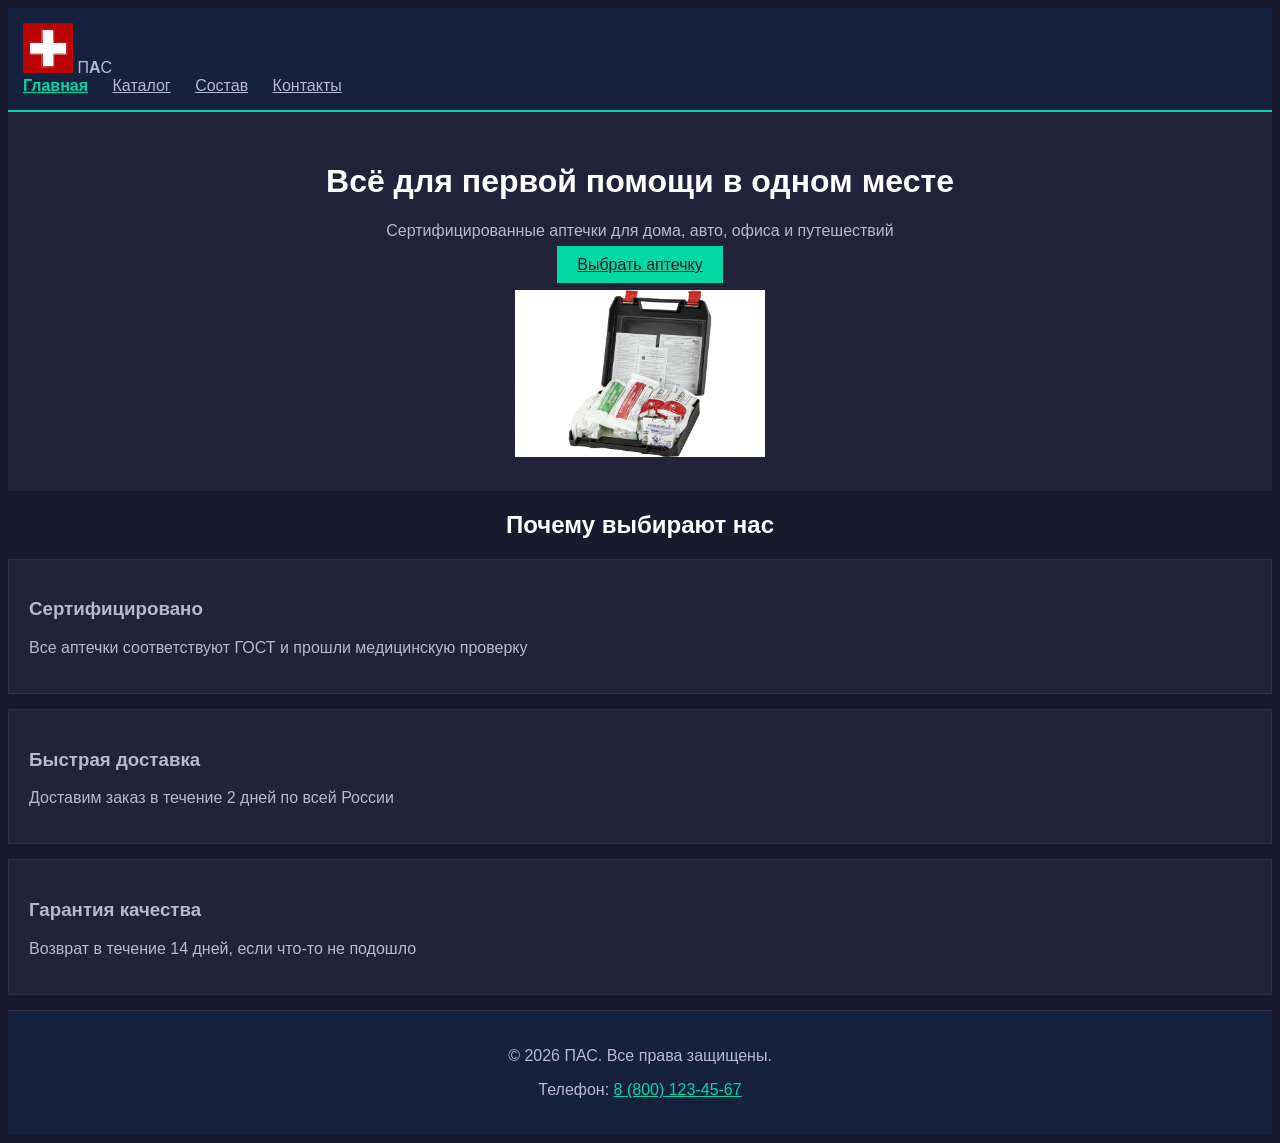
<file: lab2/index.html>
<!DOCTYPE html>
<html lang="ru">
<head>
    <meta charset="UTF-8">
    <title>ПАС — Главная</title>
    <link rel="stylesheet" href="css/style.css">
</head>
<body>

    <div id="header">
        <div class="header-left">
            <img src="images/logo.png" alt="Логотип ПАС" width="50" height="50">
            <span class="logo-text">П<strong>А</strong>С</span>
        </div>
        <div class="header-right">
            <a href="index.html" class="nav-link active">Главная</a>
            <a href="catalog.html" class="nav-link">Каталог</a>
            <a href="composition.html" class="nav-link">Состав</a>
            <a href="contacts.html" class="nav-link">Контакты</a>
        </div>
    </div>

    <div class="banner">
        <h1 id="main-title">Всё для первой помощи в одном месте</h1>
        <p class="banner-subtitle">Сертифицированные аптечки для дома, авто, офиса и путешествий</p>
        <p><a href="catalog.html" class="btn">Выбрать аптечку</a></p>
        <img src="images/first-aid.png" alt="Медицинская аптечка" width="250">
    </div>

    <div class="features">
        <h2 class="section-title">Почему выбирают нас</h2>
        <div class="feature-card">
            <h3>Сертифицировано</h3>
            <p>Все аптечки соответствуют ГОСТ и прошли медицинскую проверку</p>
        </div>
        <div class="feature-card">
            <h3>Быстрая доставка</h3>
            <p>Доставим заказ в течение 2 дней по всей России</p>
        </div>
        <div class="feature-card">
            <h3>Гарантия качества</h3>
            <p>Возврат в течение 14 дней, если что-то не подошло</p>
        </div>
    </div>

    <div id="footer">
        <p>&copy; 2026 ПАС. Все права защищены.</p>
        <p>Телефон: <a href="tel:+78001234567">8 (800) 123-45-67</a></p>
    </div>

</body>
</html>
</file>
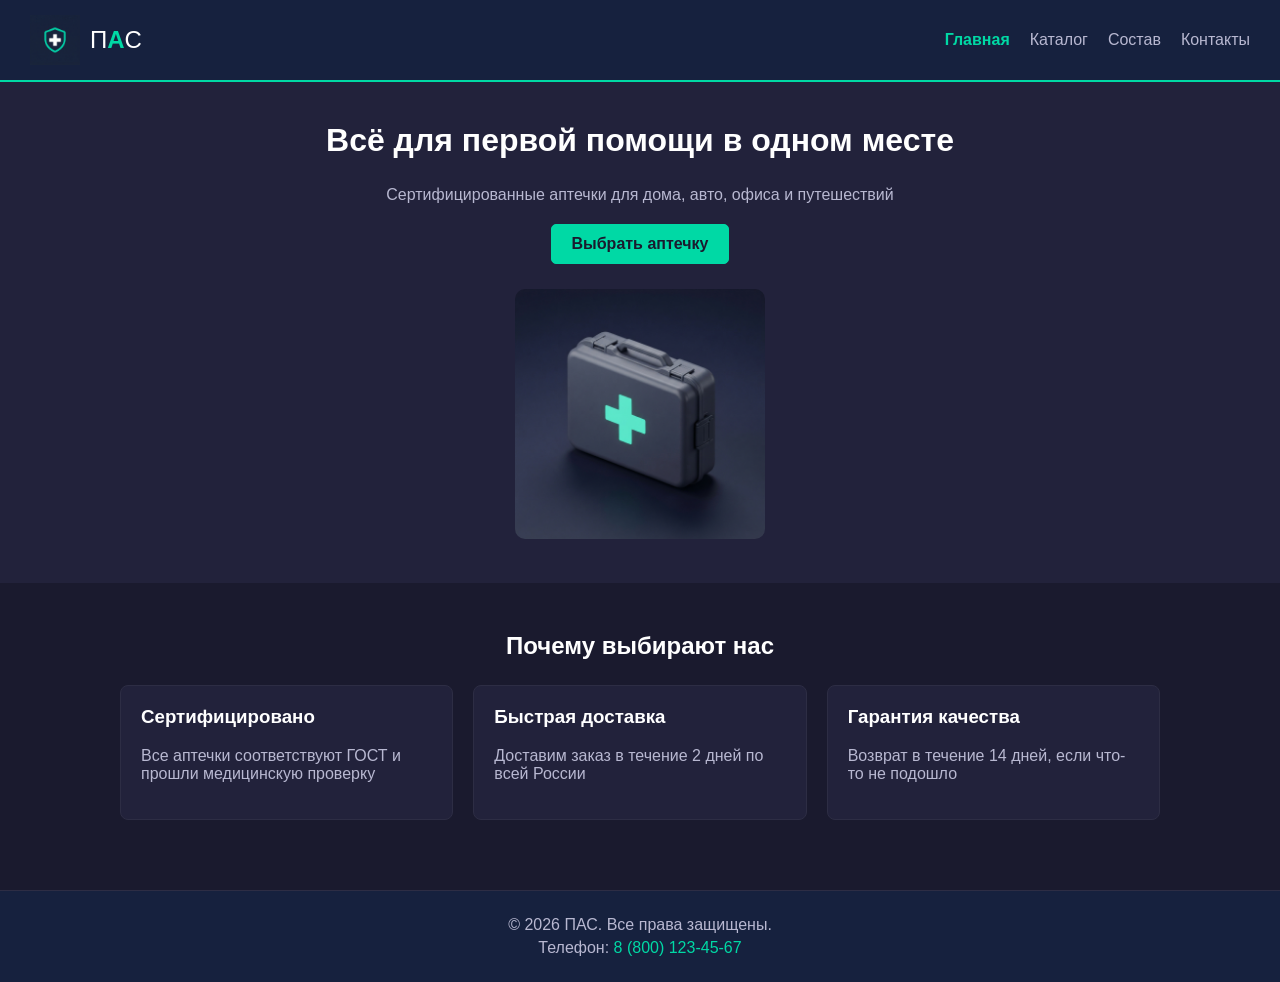
<file: lab4/index.html>
<!DOCTYPE html>
<html lang="ru">
<head>
    <meta charset="UTF-8">
    <title>ПАС — Главная</title>
    <link rel="stylesheet" href="css/style.css">
</head>
<body>

    <header class="header">
        <div class="header__left">
            <img src="images/logo.jpg" alt="Логотип ПАС" width="50" height="50" class="header__logo">
            <span class="header__logo-text">П<strong class="header__logo-accent">А</strong>С</span>
        </div>
        <nav class="header__nav">
            <a href="index.html" class="header__link header__link_active">Главная</a>
            <a href="catalog.html" class="header__link">Каталог</a>
            <a href="composition.html" class="header__link">Состав</a>
            <a href="contacts.html" class="header__link">Контакты</a>
        </nav>
    </header>

    <main>
        <section class="banner">
            <h1 class="banner__title">Всё для первой помощи в одном месте</h1>
            <p class="banner__subtitle">Сертифицированные аптечки для дома, авто, офиса и путешествий</p>
            <p class="banner__action">
                <a href="catalog.html" class="btn">Выбрать аптечку</a>
            </p>
            <img src="images/first-aid.jpg" alt="Медицинская аптечка" width="250" class="banner__img">
        </section>

        <section class="features">
            <h2 class="features__title">Почему выбирают нас</h2>
            <div class="features__list">
                <div class="feature-card">
                    <h3 class="feature-card__title">Сертифицировано</h3>
                    <p class="feature-card__text">Все аптечки соответствуют ГОСТ и прошли медицинскую проверку</p>
                </div>
                <div class="feature-card">
                    <h3 class="feature-card__title">Быстрая доставка</h3>
                    <p class="feature-card__text">Доставим заказ в течение 2 дней по всей России</p>
                </div>
                <div class="feature-card">
                    <h3 class="feature-card__title">Гарантия качества</h3>
                    <p class="feature-card__text">Возврат в течение 14 дней, если что-то не подошло</p>
                </div>
            </div>
        </section>
    </main>

    <footer class="footer">
        <p class="footer__text">&copy; 2026 ПАС. Все права защищены.</p>
        <p class="footer__text">Телефон: <a href="tel:+78001234567" class="footer__link">8 (800) 123-45-67</a></p>
    </footer>

</body>
</html>
</file>
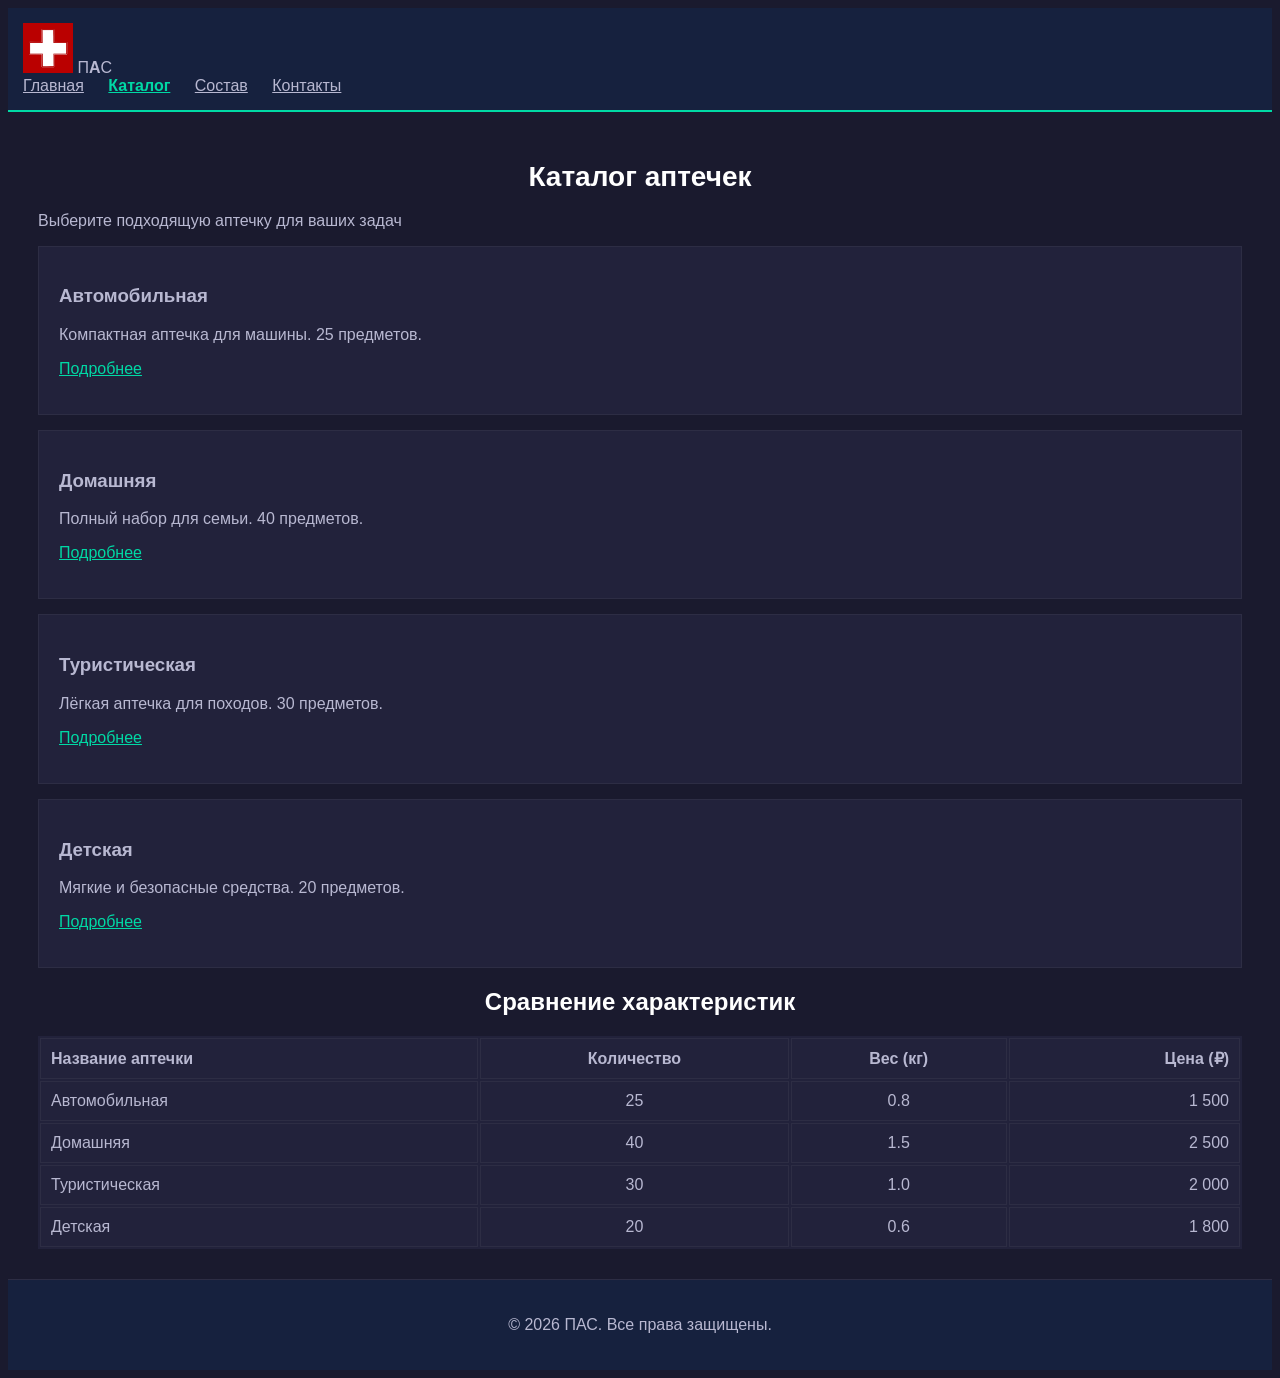
<file: lab2/catalog.html>
<!DOCTYPE html>
<html lang="ru">
<head>
    <meta charset="UTF-8">
    <title>ПАС — Каталог</title>
    <link rel="stylesheet" href="css/style.css">
</head>
<body>

    <div id="header">
        <div class="header-left">
            <img src="images/logo.png" alt="Логотип ПАС" width="50" height="50">
            <span class="logo-text">П<strong>А</strong>С</span>
        </div>
        <div class="header-right">
            <a href="index.html" class="nav-link">Главная</a>
            <a href="catalog.html" class="nav-link active">Каталог</a>
            <a href="composition.html" class="nav-link">Состав</a>
            <a href="contacts.html" class="nav-link">Контакты</a>
        </div>
    </div>

    <div class="page-content">
        <h1 class="page-title">Каталог аптечек</h1>
        <p class="page-description">Выберите подходящую аптечку для ваших задач</p>

        <div class="product-card">
            <h3>Автомобильная</h3>
            <p class="product-desc">Компактная аптечка для машины. 25 предметов.</p>
            <p><a href="composition.html" class="btn-small">Подробнее</a></p>
        </div>
        <div class="product-card">
            <h3>Домашняя</h3>
            <p class="product-desc">Полный набор для семьи. 40 предметов.</p>
            <p><a href="composition.html" class="btn-small">Подробнее</a></p>
        </div>
        <div class="product-card">
            <h3>Туристическая</h3>
            <p class="product-desc">Лёгкая аптечка для походов. 30 предметов.</p>
            <p><a href="composition.html" class="btn-small">Подробнее</a></p>
        </div>
        <div class="product-card">
            <h3>Детская</h3>
            <p class="product-desc">Мягкие и безопасные средства. 20 предметов.</p>
            <p><a href="composition.html" class="btn-small">Подробнее</a></p>
        </div>

        <h2 class="section-title">Сравнение характеристик</h2>
        <table class="compare-table">
            <tr>
                <td class="align-left"><strong>Название аптечки</strong></td>
                <td class="align-center"><strong>Количество</strong></td>
                <td class="align-center"><strong>Вес (кг)</strong></td>
                <td class="align-right"><strong>Цена (₽)</strong></td>
            </tr>
            <tr>
                <td class="align-left">Автомобильная</td>
                <td class="align-center">25</td>
                <td class="align-center">0.8</td>
                <td class="align-right">1 500</td>
            </tr>
            <tr>
                <td class="align-left">Домашняя</td>
                <td class="align-center">40</td>
                <td class="align-center">1.5</td>
                <td class="align-right">2 500</td>
            </tr>
            <tr>
                <td class="align-left">Туристическая</td>
                <td class="align-center">30</td>
                <td class="align-center">1.0</td>
                <td class="align-right">2 000</td>
            </tr>
            <tr>
                <td class="align-left">Детская</td>
                <td class="align-center">20</td>
                <td class="align-center">0.6</td>
                <td class="align-right">1 800</td>
            </tr>
        </table>
    </div>

    <div id="footer">
        <p>&copy; 2026 ПАС. Все права защищены.</p>
    </div>

</body>
</html>
</file>
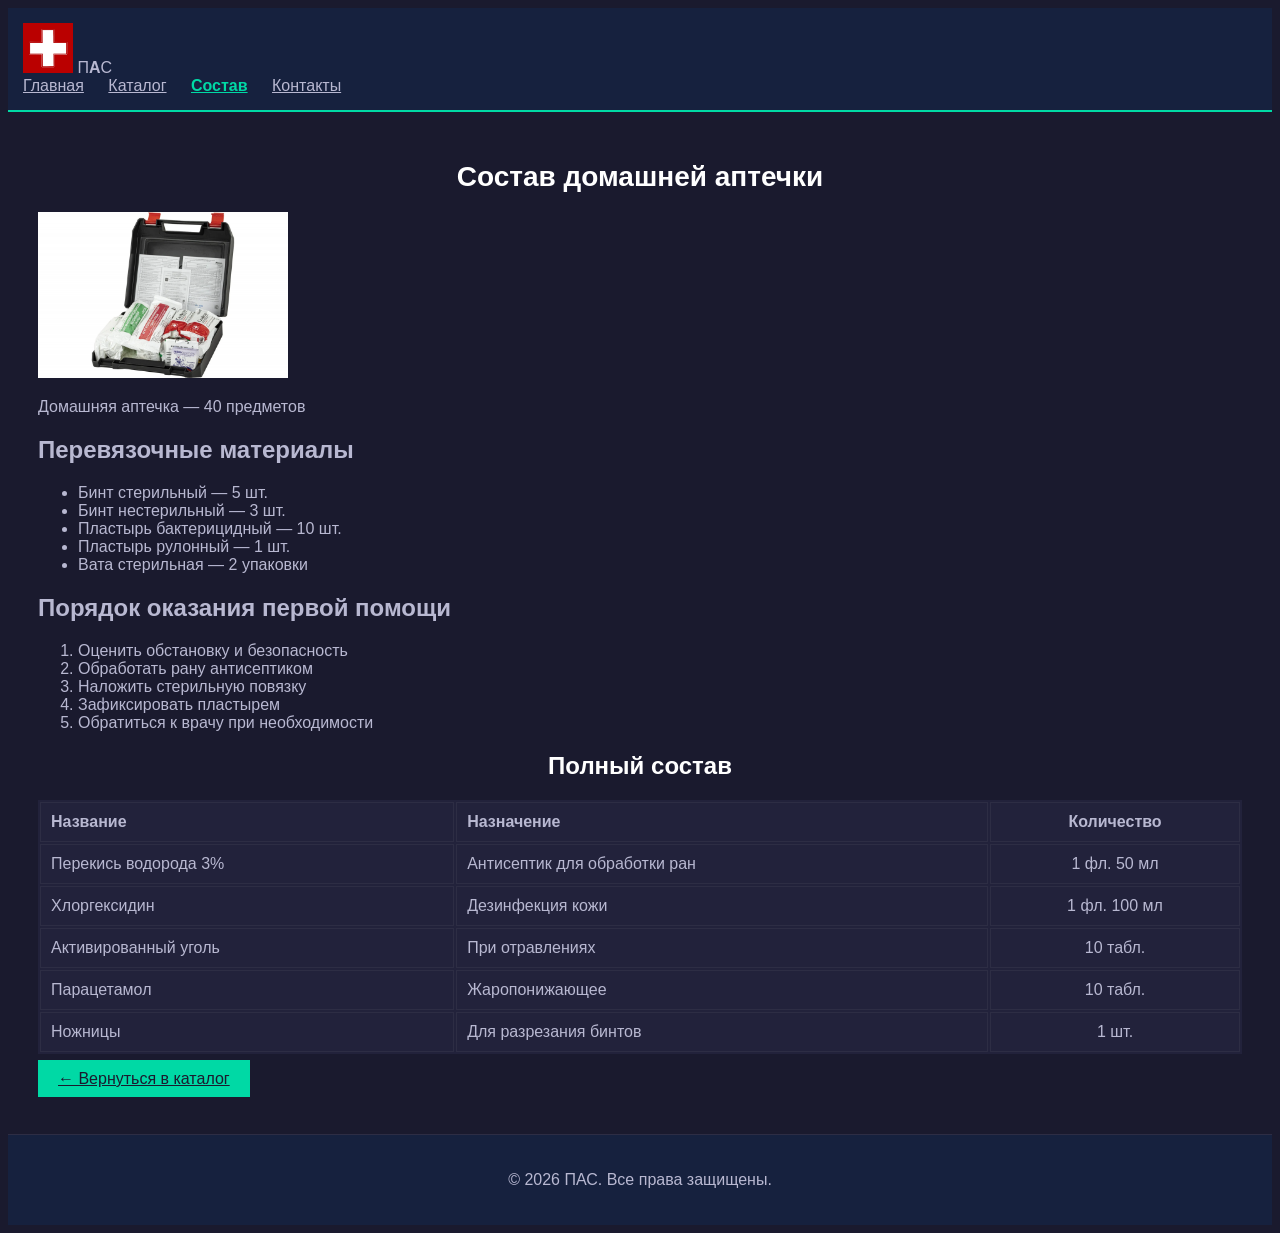
<file: lab2/composition.html>
<!DOCTYPE html>
<html lang="ru">
<head>
    <meta charset="UTF-8">
    <title>ПАС — Состав</title>
    <link rel="stylesheet" href="css/style.css">
</head>
<body>

    <div id="header">
        <div class="header-left">
            <img src="images/logo.png" alt="Логотип ПАС" width="50" height="50">
            <span class="logo-text">П<strong>А</strong>С</span>
        </div>
        <div class="header-right">
            <a href="index.html" class="nav-link">Главная</a>
            <a href="catalog.html" class="nav-link">Каталог</a>
            <a href="composition.html" class="nav-link active">Состав</a>
            <a href="contacts.html" class="nav-link">Контакты</a>
        </div>
    </div>

    <div class="page-content">
        <h1 class="page-title">Состав домашней аптечки</h1>

        <img src="images/first-aid.png" alt="Содержимое домашней аптечки" width="250" class="composition-img">
        <p class="image-caption">Домашняя аптечка — 40 предметов</p>

        <h2>Перевязочные материалы</h2>
        <ul class="marker-list">
            <li>Бинт стерильный — 5 шт.</li>
            <li>Бинт нестерильный — 3 шт.</li>
            <li>Пластырь бактерицидный — 10 шт.</li>
            <li>Пластырь рулонный — 1 шт.</li>
            <li>Вата стерильная — 2 упаковки</li>
        </ul>

        <h2>Порядок оказания первой помощи</h2>
        <ol class="number-list">
            <li>Оценить обстановку и безопасность</li>
            <li>Обработать рану антисептиком</li>
            <li>Наложить стерильную повязку</li>
            <li>Зафиксировать пластырем</li>
            <li>Обратиться к врачу при необходимости</li>
        </ol>

        <h2 class="section-title">Полный состав</h2>
        <table class="composition-table">
            <tr>
                <td class="align-left"><strong>Название</strong></td>
                <td class="align-left"><strong>Назначение</strong></td>
                <td class="align-center"><strong>Количество</strong></td>
            </tr>
            <tr>
                <td class="align-left">Перекись водорода 3%</td>
                <td class="align-left">Антисептик для обработки ран</td>
                <td class="align-center">1 фл. 50 мл</td>
            </tr>
            <tr>
                <td class="align-left">Хлоргексидин</td>
                <td class="align-left">Дезинфекция кожи</td>
                <td class="align-center">1 фл. 100 мл</td>
            </tr>
            <tr>
                <td class="align-left">Активированный уголь</td>
                <td class="align-left">При отравлениях</td>
                <td class="align-center">10 табл.</td>
            </tr>
            <tr>
                <td class="align-left">Парацетамол</td>
                <td class="align-left">Жаропонижающее</td>
                <td class="align-center">10 табл.</td>
            </tr>
            <tr>
                <td class="align-left">Ножницы</td>
                <td class="align-left">Для разрезания бинтов</td>
                <td class="align-center">1 шт.</td>
            </tr>
        </table>

        <p class="back-link"><a href="catalog.html" class="btn">← Вернуться в каталог</a></p>
    </div>

    <div id="footer">
        <p>&copy; 2026 ПАС. Все права защищены.</p>
    </div>

</body>
</html>
</file>
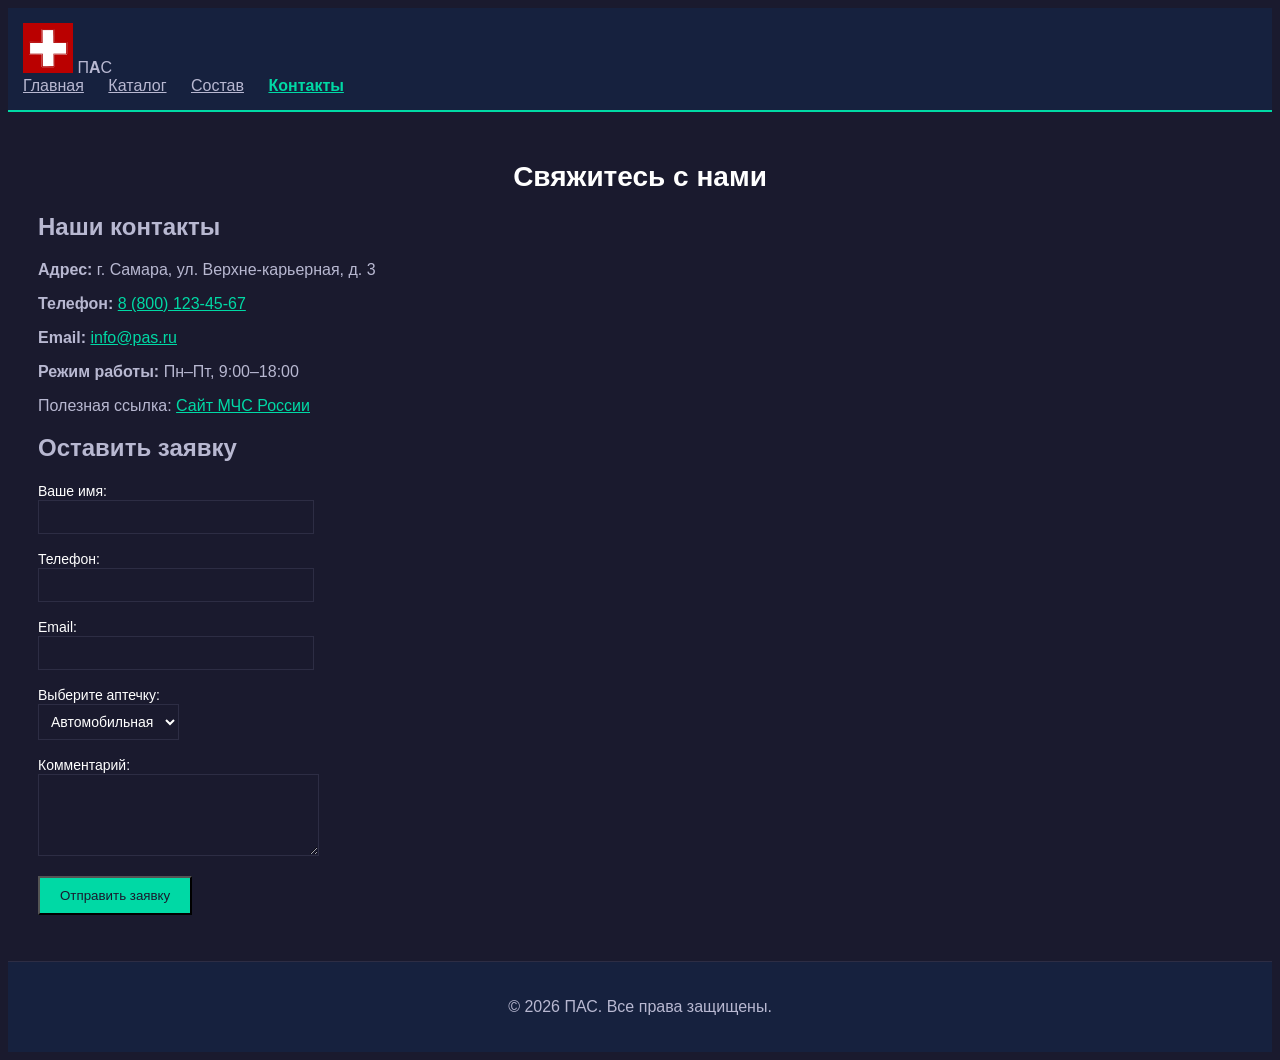
<file: lab2/contacts.html>
<!DOCTYPE html>
<html lang="ru">
<head>
    <meta charset="UTF-8">
    <title>ПАС — Контакты</title>
    <link rel="stylesheet" href="css/style.css">
</head>
<body>

    <div id="header">
        <div class="header-left">
            <img src="images/logo.png" alt="Логотип ПАС" width="50" height="50">
            <span class="logo-text">П<strong>А</strong>С</span>
        </div>
        <div class="header-right">
            <a href="index.html" class="nav-link">Главная</a>
            <a href="catalog.html" class="nav-link">Каталог</a>
            <a href="composition.html" class="nav-link">Состав</a>
            <a href="contacts.html" class="nav-link active">Контакты</a>
        </div>
    </div>

    <div class="page-content">
        <h1 class="page-title">Свяжитесь с нами</h1>

        <div class="contact-info">
            <h2>Наши контакты</h2>
            <p><strong>Адрес:</strong> г. Cамара, ул. Верхне-карьерная, д. 3</p>
            <p><strong>Телефон:</strong> <a href="tel:+78001234567">8 (800) 123-45-67</a></p>
            <p><strong>Email:</strong> <a href="mailto:info@pas.ru">info@pas.ru</a></p>
            <p><strong>Режим работы:</strong> Пн–Пт, 9:00–18:00</p>
            <p>Полезная ссылка: <a href="https://www.mchs.gov.ru" target="_blank">Сайт МЧС России</a></p>
        </div>

        <div class="contact-form">
            <h2>Оставить заявку</h2>
            <form action="#" method="post">
                <p>
                    <label for="name">Ваше имя:</label><br>
                    <input type="text" id="name" name="name" size="30">
                </p>
                <p>
                    <label for="phone">Телефон:</label><br>
                    <input type="tel" id="phone" name="phone" size="30">
                </p>
                <p>
                    <label for="email">Email:</label><br>
                    <input type="email" id="email" name="email" size="30">
                </p>
                <p>
                    <label for="kit">Выберите аптечку:</label><br>
                    <select id="kit" name="kit">
                        <option value="car">Автомобильная</option>
                        <option value="home">Домашняя</option>
                        <option value="travel">Туристическая</option>
                        <option value="kids">Детская</option>
                    </select>
                </p>
                <p>
                    <label for="comment">Комментарий:</label><br>
                    <textarea id="comment" name="comment" rows="4" cols="30"></textarea>
                </p>
                <p>
                    <button type="submit" class="btn">Отправить заявку</button>
                </p>
            </form>
        </div>
    </div>

    <div id="footer">
        <p>&copy; 2026 ПАС. Все права защищены.</p>
    </div>

</body>
</html>
</file>
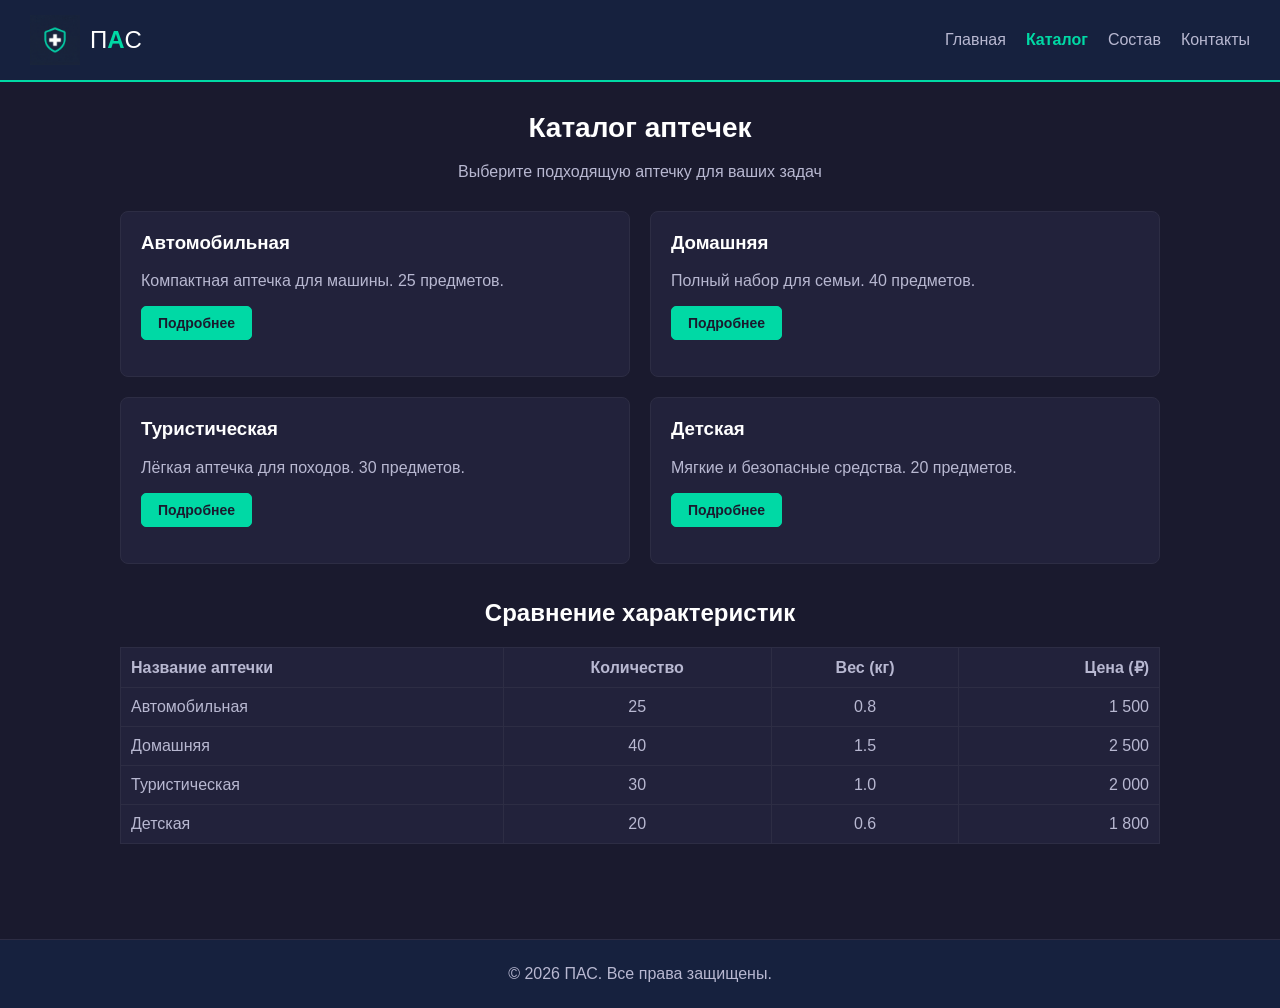
<file: lab4/catalog.html>
<!DOCTYPE html>
<html lang="ru">
<head>
    <meta charset="UTF-8">
    <title>ПАС — Каталог</title>
    <link rel="stylesheet" href="css/style.css">
</head>
<body>

    <header class="header">
        <div class="header__left">
            <img src="images/logo.jpg" alt="Логотип ПАС" width="50" height="50" class="header__logo">
            <span class="header__logo-text">П<strong class="header__logo-accent">А</strong>С</span>
        </div>
        <nav class="header__nav">
            <a href="index.html" class="header__link">Главная</a>
            <a href="catalog.html" class="header__link header__link_active">Каталог</a>
            <a href="composition.html" class="header__link">Состав</a>
            <a href="contacts.html" class="header__link">Контакты</a>
        </nav>
    </header>

    <main class="page">
        <h1 class="page__title">Каталог аптечек</h1>
        <p class="page__description">Выберите подходящую аптечку для ваших задач</p>

        <section class="catalog">
            <div class="catalog__grid">
                <div class="product-card">
                    <h3 class="product-card__title">Автомобильная</h3>
                    <p class="product-card__desc">Компактная аптечка для машины. 25 предметов.</p>
                    <p class="product-card__action"><a href="composition.html" class="btn btn_small">Подробнее</a></p>
                </div>
                <div class="product-card">
                    <h3 class="product-card__title">Домашняя</h3>
                    <p class="product-card__desc">Полный набор для семьи. 40 предметов.</p>
                    <p class="product-card__action"><a href="composition.html" class="btn btn_small">Подробнее</a></p>
                </div>
                <div class="product-card">
                    <h3 class="product-card__title">Туристическая</h3>
                    <p class="product-card__desc">Лёгкая аптечка для походов. 30 предметов.</p>
                    <p class="product-card__action"><a href="composition.html" class="btn btn_small">Подробнее</a></p>
                </div>
                <div class="product-card">
                    <h3 class="product-card__title">Детская</h3>
                    <p class="product-card__desc">Мягкие и безопасные средства. 20 предметов.</p>
                    <p class="product-card__action"><a href="composition.html" class="btn btn_small">Подробнее</a></p>
                </div>
            </div>

            <h2 class="catalog__section-title">Сравнение характеристик</h2>
            <table class="table">
                <tr>
                    <td class="table__cell table__cell_left"><strong>Название аптечки</strong></td>
                    <td class="table__cell table__cell_center"><strong>Количество</strong></td>
                    <td class="table__cell table__cell_center"><strong>Вес (кг)</strong></td>
                    <td class="table__cell table__cell_right"><strong>Цена (₽)</strong></td>
                </tr>
                <tr>
                    <td class="table__cell table__cell_left">Автомобильная</td>
                    <td class="table__cell table__cell_center">25</td>
                    <td class="table__cell table__cell_center">0.8</td>
                    <td class="table__cell table__cell_right">1 500</td>
                </tr>
                <tr>
                    <td class="table__cell table__cell_left">Домашняя</td>
                    <td class="table__cell table__cell_center">40</td>
                    <td class="table__cell table__cell_center">1.5</td>
                    <td class="table__cell table__cell_right">2 500</td>
                </tr>
                <tr>
                    <td class="table__cell table__cell_left">Туристическая</td>
                    <td class="table__cell table__cell_center">30</td>
                    <td class="table__cell table__cell_center">1.0</td>
                    <td class="table__cell table__cell_right">2 000</td>
                </tr>
                <tr>
                    <td class="table__cell table__cell_left">Детская</td>
                    <td class="table__cell table__cell_center">20</td>
                    <td class="table__cell table__cell_center">0.6</td>
                    <td class="table__cell table__cell_right">1 800</td>
                </tr>
            </table>
        </section>
    </main>

    <footer class="footer">
        <p class="footer__text">&copy; 2026 ПАС. Все права защищены.</p>
    </footer>

</body>
</html>
</file>
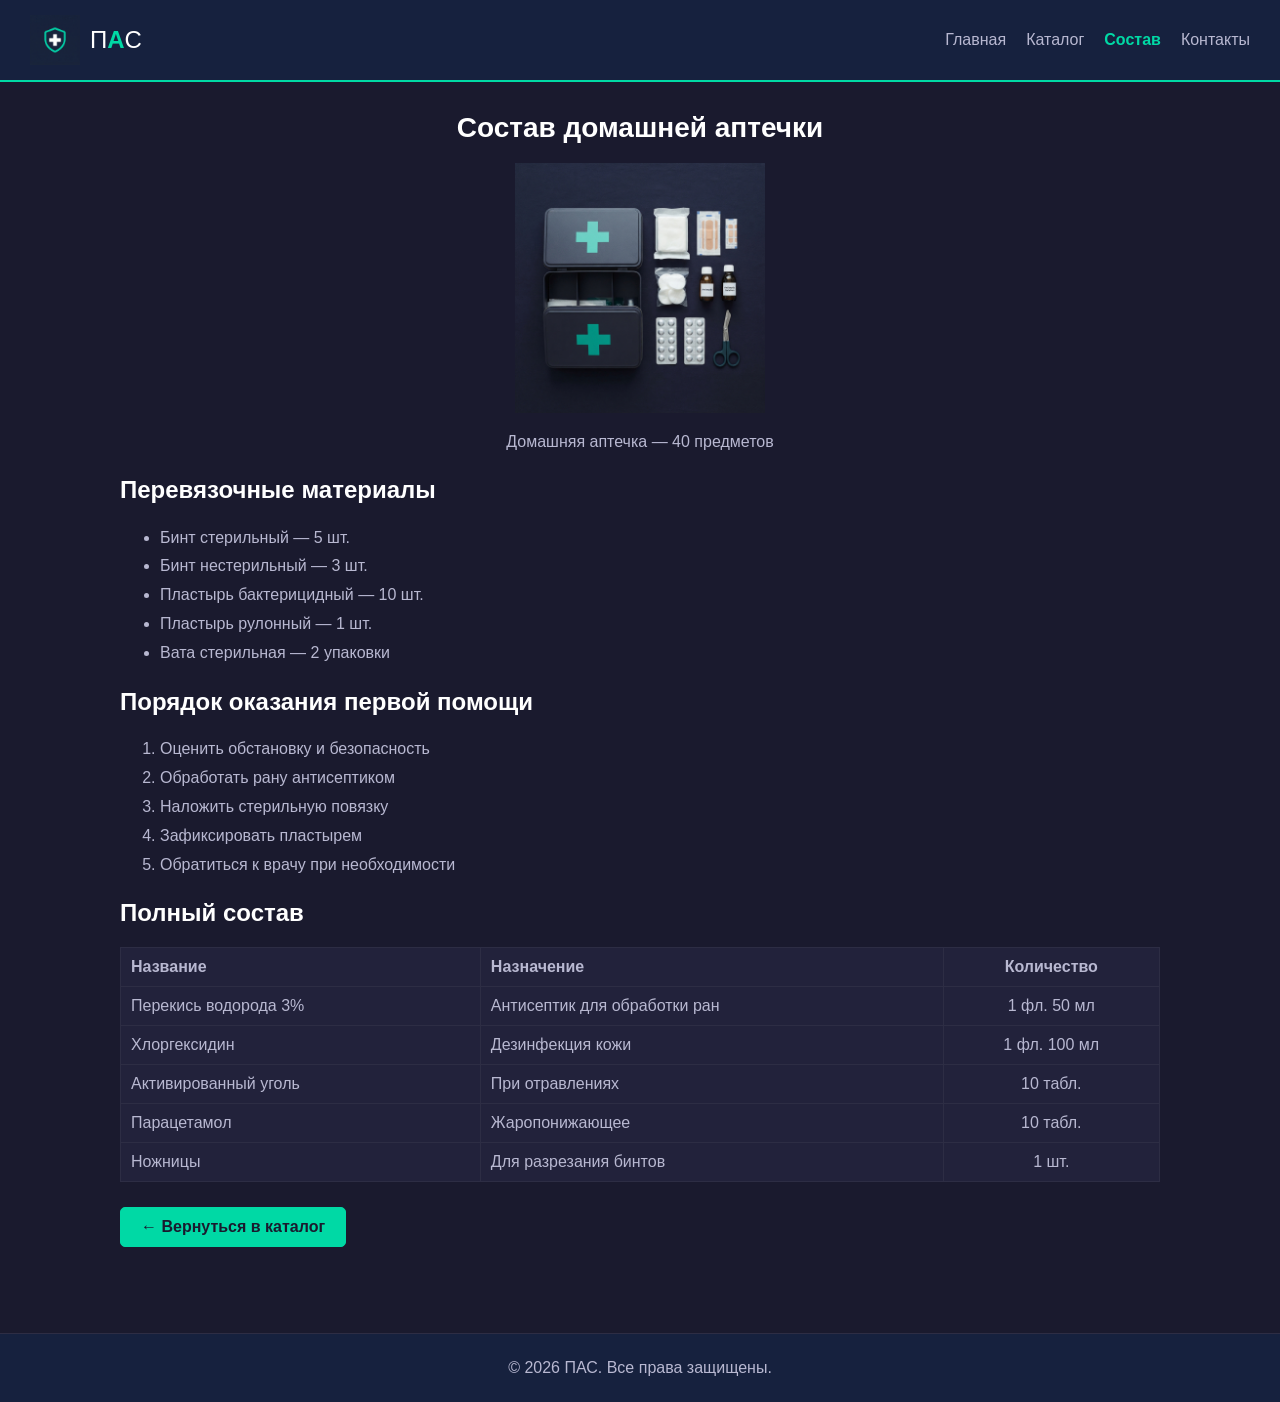
<file: lab4/composition.html>
<!DOCTYPE html>
<html lang="ru">
<head>
    <meta charset="UTF-8">
    <title>ПАС — Состав</title>
    <link rel="stylesheet" href="css/style.css">
</head>
<body>

    <header class="header">
        <div class="header__left">
            <img src="images/logo.jpg" alt="Логотип ПАС" width="50" height="50" class="header__logo">
            <span class="header__logo-text">П<strong class="header__logo-accent">А</strong>С</span>
        </div>
        <nav class="header__nav">
            <a href="index.html" class="header__link">Главная</a>
            <a href="catalog.html" class="header__link">Каталог</a>
            <a href="composition.html" class="header__link header__link_active">Состав</a>
            <a href="contacts.html" class="header__link">Контакты</a>
        </nav>
    </header>

    <main class="page composition">
        <h1 class="page__title">Состав домашней аптечки</h1>

        <div class="composition__preview">
            <img src="images/composition.jpg" alt="Содержимое домашней аптечки" width="250" class="composition__img">
            <p class="composition__caption">Домашняя аптечка — 40 предметов</p>
        </div>

        <h2 class="composition__subtitle">Перевязочные материалы</h2>
        <ul class="composition__list">
            <li>Бинт стерильный — 5 шт.</li>
            <li>Бинт нестерильный — 3 шт.</li>
            <li>Пластырь бактерицидный — 10 шт.</li>
            <li>Пластырь рулонный — 1 шт.</li>
            <li>Вата стерильная — 2 упаковки</li>
        </ul>

        <h2 class="composition__subtitle">Порядок оказания первой помощи</h2>
        <ol class="composition__list">
            <li>Оценить обстановку и безопасность</li>
            <li>Обработать рану антисептиком</li>
            <li>Наложить стерильную повязку</li>
            <li>Зафиксировать пластырем</li>
            <li>Обратиться к врачу при необходимости</li>
        </ol>

        <h2 class="composition__section-title">Полный состав</h2>
        <table class="table">
            <tr>
                <td class="table__cell table__cell_left"><strong>Название</strong></td>
                <td class="table__cell table__cell_left"><strong>Назначение</strong></td>
                <td class="table__cell table__cell_center"><strong>Количество</strong></td>
            </tr>
            <tr>
                <td class="table__cell table__cell_left">Перекись водорода 3%</td>
                <td class="table__cell table__cell_left">Антисептик для обработки ран</td>
                <td class="table__cell table__cell_center">1 фл. 50 мл</td>
            </tr>
            <tr>
                <td class="table__cell table__cell_left">Хлоргексидин</td>
                <td class="table__cell table__cell_left">Дезинфекция кожи</td>
                <td class="table__cell table__cell_center">1 фл. 100 мл</td>
            </tr>
            <tr>
                <td class="table__cell table__cell_left">Активированный уголь</td>
                <td class="table__cell table__cell_left">При отравлениях</td>
                <td class="table__cell table__cell_center">10 табл.</td>
            </tr>
            <tr>
                <td class="table__cell table__cell_left">Парацетамол</td>
                <td class="table__cell table__cell_left">Жаропонижающее</td>
                <td class="table__cell table__cell_center">10 табл.</td>
            </tr>
            <tr>
                <td class="table__cell table__cell_left">Ножницы</td>
                <td class="table__cell table__cell_left">Для разрезания бинтов</td>
                <td class="table__cell table__cell_center">1 шт.</td>
            </tr>
        </table>

        <p class="composition__back"><a href="catalog.html" class="btn">← Вернуться в каталог</a></p>
    </main>

    <footer class="footer">
        <p class="footer__text">&copy; 2026 ПАС. Все права защищены.</p>
    </footer>

</body>
</html>
</file>
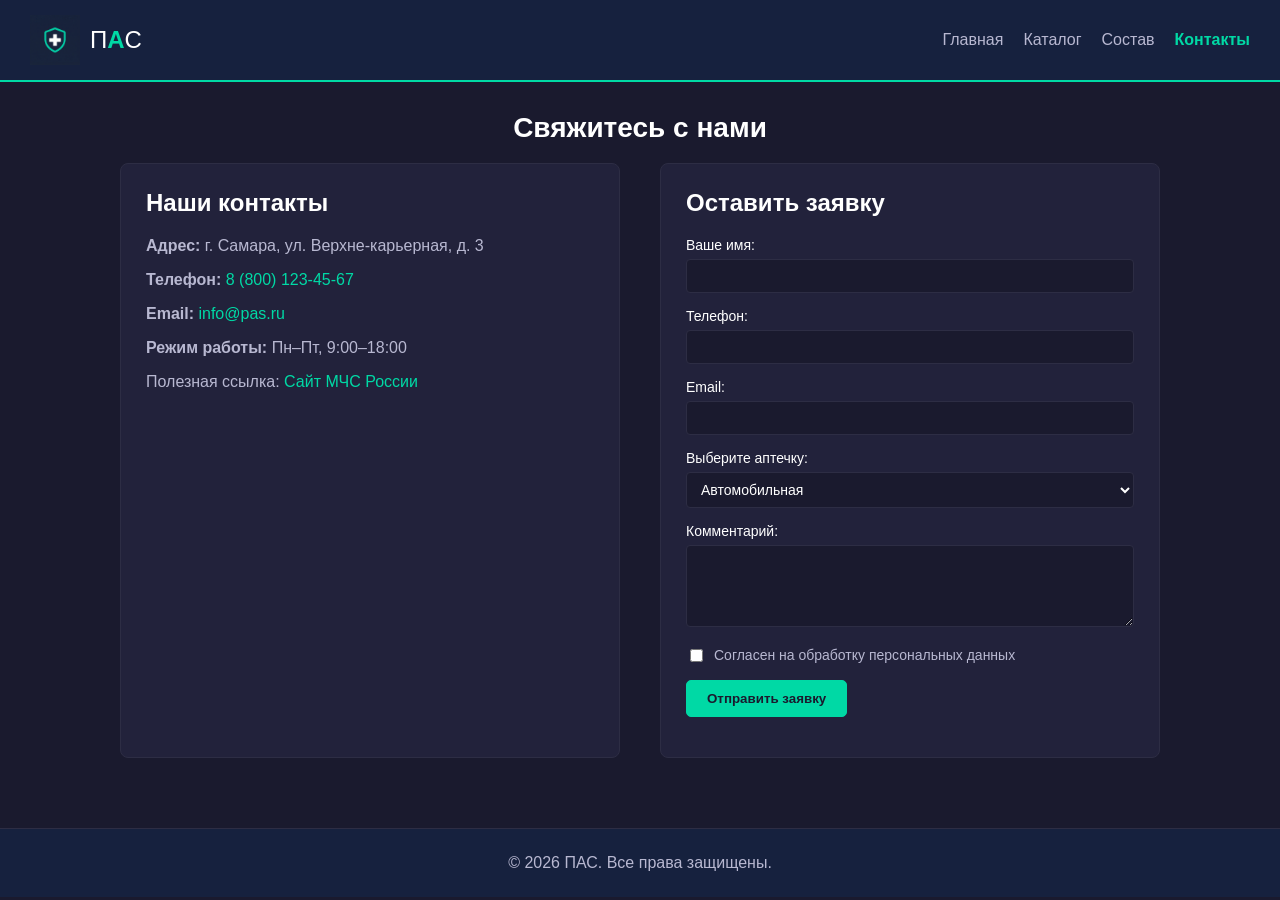
<file: lab4/contacts.html>
<!DOCTYPE html>
<html lang="ru">
<head>
    <meta charset="UTF-8">
    <title>ПАС — Контакты</title>
    <link rel="stylesheet" href="css/style.css">
</head>
<body>

    <header class="header">
        <div class="header__left">
            <img src="images/logo.jpg" alt="Логотип ПАС" width="50" height="50" class="header__logo">
            <span class="header__logo-text">П<strong class="header__logo-accent">А</strong>С</span>
        </div>
        <nav class="header__nav">
            <a href="index.html" class="header__link">Главная</a>
            <a href="catalog.html" class="header__link">Каталог</a>
            <a href="composition.html" class="header__link">Состав</a>
            <a href="contacts.html" class="header__link header__link_active">Контакты</a>
        </nav>
    </header>

    <main class="page">
        <h1 class="page__title">Свяжитесь с нами</h1>

        <div class="contacts">
            <div class="contacts__info">
                <h2 class="contacts__subtitle">Наши контакты</h2>
                <p><strong>Адрес:</strong> г. Самара, ул. Верхне-карьерная, д. 3</p>
                <p><strong>Телефон:</strong> <a href="tel:+78001234567">8 (800) 123-45-67</a></p>
                <p><strong>Email:</strong> <a href="mailto:info@pas.ru">info@pas.ru</a></p>
                <p><strong>Режим работы:</strong> Пн–Пт, 9:00–18:00</p>
                <p>Полезная ссылка: <a href="https://www.mchs.gov.ru" target="_blank">Сайт МЧС России</a></p>
            </div>

            <div class="contacts__form">
                <h2 class="contacts__subtitle">Оставить заявку</h2>
                <form id="order-form" class="form" action="#" method="post">
                    <div class="form__group">
                        <label for="name" class="form__label">Ваше имя:</label>
                        <input type="text" id="name" name="name" class="form__input" required>
                    </div>
                    <div class="form__group">
                        <label for="phone" class="form__label">Телефон:</label>
                        <input type="tel" id="phone" name="phone" class="form__input" required>
                    </div>
                    <div class="form__group">
                        <label for="email" class="form__label">Email:</label>
                        <input type="email" id="email" name="email" class="form__input" required>
                    </div>
                    <div class="form__group">
                        <label for="kit" class="form__label">Выберите аптечку:</label>
                        <select id="kit" name="kit" class="form__select">
                            <option value="Автомобильная">Автомобильная</option>
                            <option value="Домашняя">Домашняя</option>
                            <option value="Туристическая">Туристическая</option>
                            <option value="Детская">Детская</option>
                        </select>
                    </div>
                    <div class="form__group">
                        <label for="comment" class="form__label">Комментарий:</label>
                        <textarea id="comment" name="comment" rows="4" class="form__textarea"></textarea>
                    </div>
                    <div class="form__group">
                        <label class="form__checkbox-label">
                            <input type="checkbox" id="agree" name="agree" class="form__checkbox" required>
                            Согласен на обработку персональных данных
                        </label>
                    </div>
                    <div class="form__group">
                        <button type="submit" class="btn">Отправить заявку</button>
                    </div>
                </form>
            </div>
        </div>
    </main>

    <footer class="footer">
        <p class="footer__text">&copy; 2026 ПАС. Все права защищены.</p>
    </footer>

    <script src="js/script.js"></script>
</body>
</html>
</file>
<file: lab2/css/style.css>
body {
    font-family: Arial, sans-serif;
    background-color: #1a1a2e;
    color: #b8b8d1;
    font-size: 16px;
}

a {
    color: #00d9a5;
}

a:hover {
    color: #ffffff;
}

#header {
    background-color: #16213e;
    padding: 15px;
    border-bottom: 2px solid #00d9a5;
}

.nav-link {
    color: #b8b8d1;
    margin-right: 20px;
}

.nav-link.active {
    color: #00d9a5;
    font-weight: bold;
}

.banner {
    background-color: #22223b;
    padding: 30px;
    text-align: center;
}

#main-title {
    color: #ffffff;
    font-size: 32px;
}

.btn {
    display: inline;
    background-color: #00d9a5;
    color: #1a1a2e;
    padding: 10px 20px;
}

.btn:hover {
    background-color: #1a1a2e;
    color: #00d9a5;
}

.section-title {
    color: #ffffff;
    font-size: 24px;
    text-align: center;
}

.feature-card {
    background-color: #22223b;
    border: 1px solid #2d2d44;
    padding: 20px;
    margin-bottom: 15px;
}

.page-content {
    padding: 30px;
}

.page-title {
    color: #ffffff;
    font-size: 28px;
    text-align: center;
}

.product-card {
    background-color: #22223b;
    border: 1px solid #2d2d44;
    padding: 20px;
    margin-bottom: 15px;
}

.compare-table,
.composition-table {
    width: 100%;
    background-color: #22223b;
}

.compare-table td,
.composition-table td {
    padding: 10px;
    border: 1px solid #2d2d44;
    color: #b8b8d1;
}

.align-left { text-align: left; }
.align-center { text-align: center; }
.align-right { text-align: right; }

input, select, textarea {
    background-color: #1a1a2e;
    color: #ffffff;
    border: 1px solid #2d2d44;
    padding: 8px;
    font-size: 14px;
    font-family: Arial, sans-serif;
}

label {
    color: #ffffff;
    font-size: 14px;
}

#footer {
    background-color: #16213e;
    color: #b8b8d1;
    text-align: center;
    padding: 20px;
    border-top: 1px solid #2d2d44;
}
</file>
<file: lab4/css/style.css>
:root {
    --bg-main: #1a1a2e;
    --bg-header: #16213e;
    --bg-card: #22223b;
    --text-main: #b8b8d1;
    --text-white: #ffffff;
    --accent: #00d9a5;
    --border-color: #2d2d44;
}

* {
    box-sizing: border-box;
}

body {
    margin: 0;
    font-family: Arial, sans-serif;
    background-color: var(--bg-main);
    color: var(--text-main);
    font-size: 16px;
}

a {
    color: var(--accent);
    text-decoration: none;
}

a:hover {
    color: var(--text-white);
}

/* Шапка (Flexbox) */
.header {
    display: flex;
    justify-content: space-between;
    align-items: center;
    background-color: var(--bg-header);
    padding: 15px 30px;
    border-bottom: 2px solid var(--accent);
}

.header__left {
    display: flex;
    align-items: center;
    gap: 10px;
}

.header__logo-text {
    font-size: 24px;
    color: var(--text-white);
}

.header__logo-accent {
    color: var(--accent);
}

.header__nav {
    display: flex;
    gap: 20px;
}

.header__link {
    color: var(--text-main);
}

.header__link_active {
    color: var(--accent);
    font-weight: bold;
}

/* Баннер и CSS-анимация */
.banner {
    background-color: var(--bg-card);
    padding: 40px 20px;
    text-align: center;
}

.banner__title {
    color: var(--text-white);
    font-size: 32px;
    margin-top: 0;
}

.banner__subtitle {
    margin-bottom: 20px;
}

.banner__action {
    margin-bottom: 25px;
}

.banner__img {
    animation: floatAndGlow 3s ease-in-out infinite;
    border-radius: 10px;
}

@keyframes floatAndGlow {
    0% {
        transform: translateY(0px);
        box-shadow: 0 5px 15px var(--bg-main);
    }
    50% {
        transform: translateY(-10px);
        box-shadow: 0 15px 25px var(--accent);
    }
    100% {
        transform: translateY(0px);
        box-shadow: 0 5px 15px var(--bg-main);
    }
}

/* Кнопки */
.btn {
    display: inline-block;
    background-color: var(--accent);
    color: var(--bg-main);
    padding: 10px 20px;
    border: 1px solid var(--accent);
    border-radius: 5px;
    font-weight: bold;
    cursor: pointer;
    transition: 0.3s;
}

.btn:hover {
    background-color: var(--bg-main);
    color: var(--accent);
}

.btn_small {
    padding: 8px 16px;
    font-size: 14px;
}

/* Преимущества на главной (Flexbox) */
.features {
    padding: 30px;
    max-width: 1100px;
    margin: 0 auto;
}

.features__title {
    color: var(--text-white);
    font-size: 24px;
    text-align: center;
    margin-bottom: 25px;
}

.features__list {
    display: flex;
    justify-content: space-between;
    gap: 20px;
    flex-wrap: wrap;
}

.feature-card {
    flex: 1;
    min-width: 250px;
    background-color: var(--bg-card);
    border: 1px solid var(--border-color);
    border-radius: 8px;
    padding: 20px;
}

.feature-card__title {
    color: var(--text-white);
    margin-top: 0;
}

/* Общие стили страниц */
.page {
    padding: 30px;
    max-width: 1100px;
    margin: 0 auto;
}

.page__title {
    color: var(--text-white);
    font-size: 28px;
    text-align: center;
    margin-top: 0;
}

.page__description {
    text-align: center;
    margin-bottom: 30px;
}

/* Каталог (CSS Grid) */
.catalog__grid {
    display: grid;
    grid-template-columns: repeat(2, 1fr);
    gap: 20px;
    margin-bottom: 35px;
}

.catalog__section-title {
    color: var(--text-white);
    font-size: 24px;
    text-align: center;
}

.product-card {
    background-color: var(--bg-card);
    border: 1px solid var(--border-color);
    border-radius: 8px;
    padding: 20px;
}

.product-card__title {
    color: var(--text-white);
    margin-top: 0;
}

/* Таблицы */
.table {
    width: 100%;
    background-color: var(--bg-card);
    border-collapse: collapse;
    margin-bottom: 25px;
}

.table__cell {
    padding: 10px;
    border: 1px solid var(--border-color);
    color: var(--text-main);
}

.table__cell_left {
    text-align: left;
}

.table__cell_center {
    text-align: center;
}

.table__cell_right {
    text-align: right;
}

/* Страница состава */
.composition__preview {
    text-align: center;
    margin-bottom: 25px;
}

.composition__subtitle,
.composition__section-title {
    color: var(--text-white);
}

.composition__list {
    line-height: 1.8;
}

.composition__back {
    margin-top: 20px;
}

/* Страница контактов и форма */
.contacts {
    display: flex;
    gap: 40px;
    flex-wrap: wrap;
}

.contacts__info,
.contacts__form {
    flex: 1;
    min-width: 280px;
    background-color: var(--bg-card);
    border: 1px solid var(--border-color);
    border-radius: 8px;
    padding: 25px;
}

.contacts__subtitle {
    color: var(--text-white);
    margin-top: 0;
}

.form__group {
    margin-bottom: 15px;
}

.form__label {
    display: block;
    color: var(--text-white);
    font-size: 14px;
    margin-bottom: 6px;
}

.form__input,
.form__select,
.form__textarea {
    width: 100%;
    background-color: var(--bg-main);
    color: var(--text-white);
    border: 1px solid var(--border-color);
    border-radius: 4px;
    padding: 8px 10px;
    font-size: 14px;
    font-family: Arial, sans-serif;
}

.form__checkbox-label {
    display: flex;
    align-items: center;
    gap: 8px;
    color: var(--text-main);
    font-size: 14px;
    cursor: pointer;
}

/* Подвал */
.footer {
    background-color: var(--bg-header);
    color: var(--text-main);
    text-align: center;
    padding: 20px;
    border-top: 1px solid var(--border-color);
    margin-top: 40px;
}

.footer__text {
    margin: 5px 0;
}
</file>
